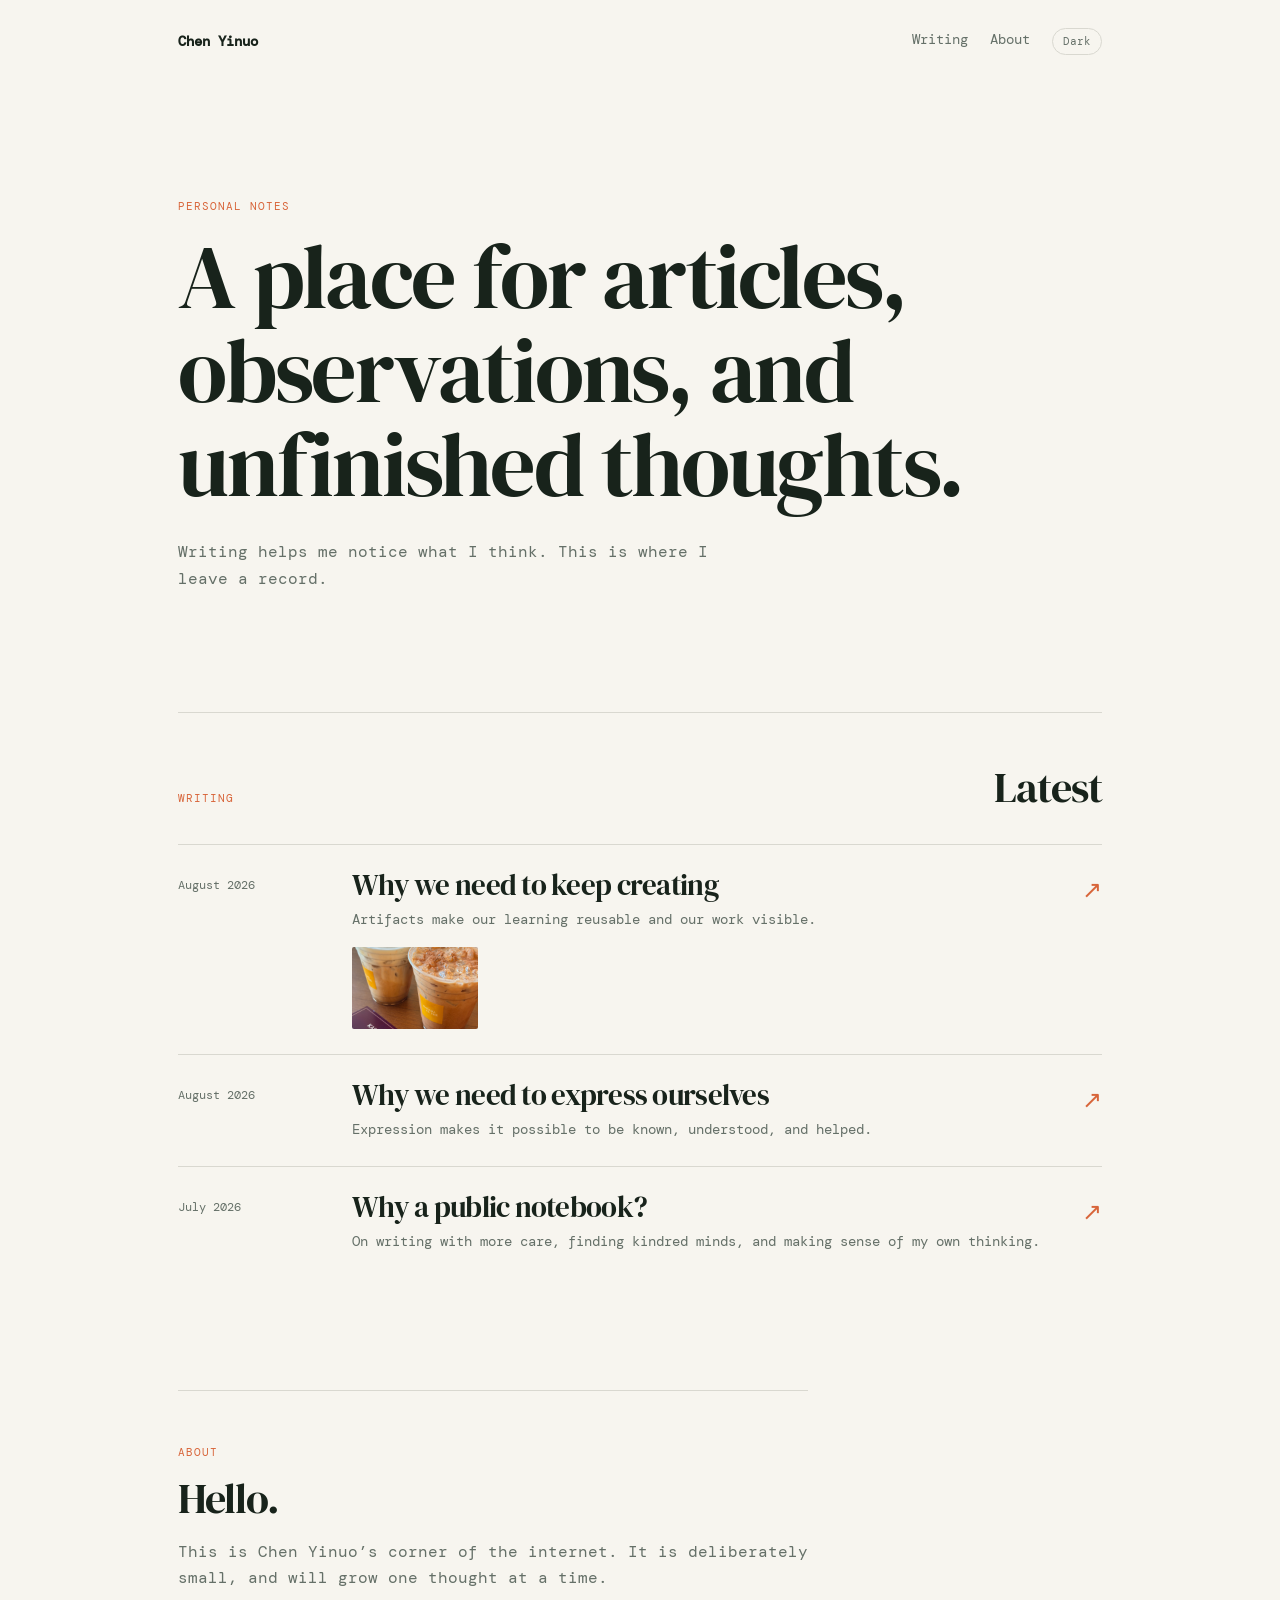
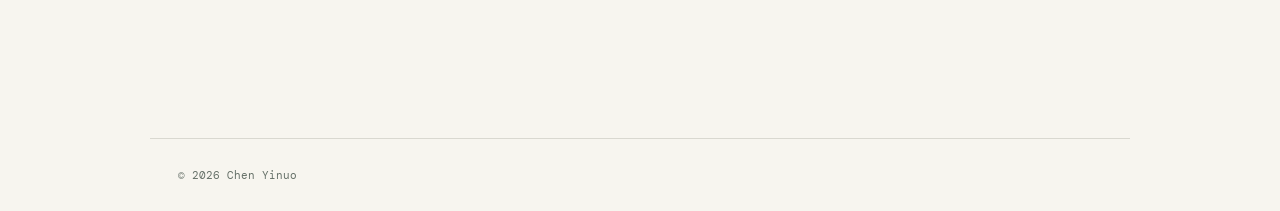
<file: index.html>
<!doctype html>
<html lang="en">
  <head>
    <meta charset="UTF-8" />
    <meta name="viewport" content="width=device-width, initial-scale=1.0" />
    <meta
      name="description"
      content="A personal collection of articles and thoughts."
    />
    <meta name="color-scheme" content="light dark" />
    <title>Notes — Chen Yinuo</title>
    <link rel="preconnect" href="https://fonts.googleapis.com" />
    <link rel="preconnect" href="https://fonts.gstatic.com" crossorigin />
    <link
      href="https://fonts.googleapis.com/css2?family=DM+Mono&family=DM+Serif+Display:ital@0;1&display=swap"
      rel="stylesheet"
    />
    <link rel="stylesheet" href="styles.css?v=2" />
  </head>
  <body>
    <header class="site-header">
      <a class="site-name" href="/">Chen Yinuo</a>
      <nav aria-label="Main navigation">
        <a href="#writing">Writing</a>
        <a href="#about">About</a>
        <button class="theme-toggle" type="button" aria-label="Switch to dark mode">Dark</button>
      </nav>
    </header>

    <main>
      <section class="intro" aria-labelledby="page-title">
        <p class="eyebrow">Personal notes</p>
        <h1 id="page-title">A place for articles, observations, and unfinished thoughts.</h1>
        <p class="lede">Writing helps me notice what I think. This is where I leave a record.</p>
      </section>

      <section class="writing" id="writing" aria-labelledby="writing-title">
        <div class="section-heading">
          <p class="eyebrow">Writing</p>
          <h2 id="writing-title">Latest</h2>
        </div>
        <article class="post">
          <p class="post-date">August 2026</p>
          <div>
            <h3><a href="posts/why-we-need-to-keep-creating.html">Why we need to keep creating</a></h3>
            <p>Artifacts make our learning reusable and our work visible.</p>
            <a href="posts/why-we-need-to-keep-creating.html" aria-label="Read Why we need to keep creating">
              <img class="post-image" src="images/coffee-at-kasama.jpg" alt="Two iced coffee drinks on a wooden table at Kasama Cafe" />
            </a>
          </div>
          <a class="arrow" href="posts/why-we-need-to-keep-creating.html" aria-label="Read Why we need to keep creating">↗</a>
        </article>
        <article class="post">
          <p class="post-date">August 2026</p>
          <div>
            <h3><a href="posts/why-we-need-to-express-ourselves.html">Why we need to express ourselves</a></h3>
            <p>Expression makes it possible to be known, understood, and helped.</p>
          </div>
          <a class="arrow" href="posts/why-we-need-to-express-ourselves.html" aria-label="Read Why we need to express ourselves">↗</a>
        </article>
        <article class="post">
          <p class="post-date">July 2026</p>
          <div>
            <h3><a href="posts/first-note.html">Why a public notebook?</a></h3>
            <p>On writing with more care, finding kindred minds, and making sense of my own thinking.</p>
          </div>
          <a class="arrow" href="posts/first-note.html" aria-label="Read Why a public notebook?">↗</a>
        </article>
      </section>

      <section class="about" id="about" aria-labelledby="about-title">
        <p class="eyebrow">About</p>
        <h2 id="about-title">Hello.</h2>
        <p>This is Chen Yinuo’s corner of the internet. It is deliberately small, and will grow one thought at a time.</p>
      </section>
    </main>

    <footer>© 2026 Chen Yinuo</footer>
    <script src="theme.js?v=2"></script>
  </body>
</html>
</file>
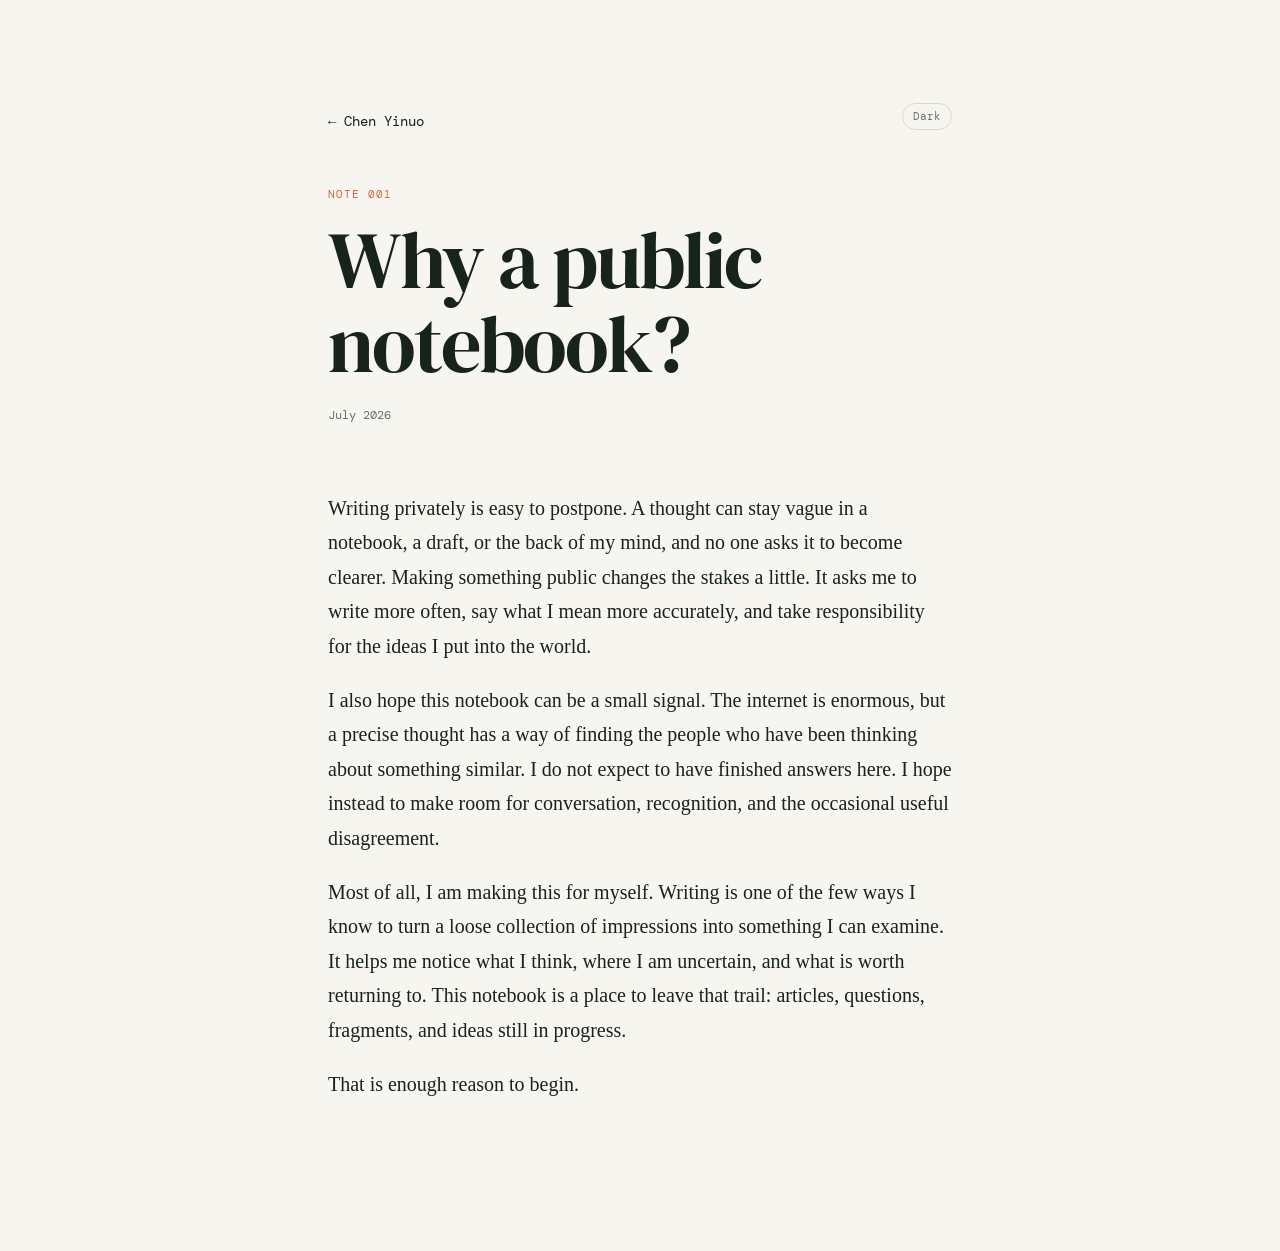
<file: posts/first-note.html>
<!doctype html>
<html lang="en">
  <head>
    <meta charset="UTF-8" />
    <meta name="viewport" content="width=device-width, initial-scale=1.0" />
    <meta name="color-scheme" content="light dark" />
    <title>Why a public notebook? — Chen Yinuo</title>
    <link rel="preconnect" href="https://fonts.googleapis.com" />
    <link rel="preconnect" href="https://fonts.gstatic.com" crossorigin />
    <link href="https://fonts.googleapis.com/css2?family=DM+Mono&family=DM+Serif+Display:ital@0;1&display=swap" rel="stylesheet" />
    <link rel="stylesheet" href="../styles.css?v=2" />
    <style>
      .article { max-width: 680px; padding: 110px 28px 130px; }
      .article h1 { font-size: clamp(3rem, 7vw, 5rem); margin-bottom: 20px; }
      .article .date { color: var(--muted); font-size: 12px; }
      .article .body { font-family: Georgia, serif; font-size: 20px; line-height: 1.72; margin-top: 65px; }
      .article .back { display: inline-block; margin-bottom: 52px; text-decoration: none; }
      @media (max-width: 600px) { .article { padding-inline: 20px; } }
    </style>
  </head>
  <body>
    <main class="article">
      <a class="back" href="../index.html">← Chen Yinuo</a>
      <button class="theme-toggle article-toggle" type="button" aria-label="Switch to dark mode">Dark</button>
      <p class="eyebrow">Note 001</p>
      <h1>Why a public notebook?</h1>
      <p class="date">July 2026</p>
      <div class="body">
        <p>Writing privately is easy to postpone. A thought can stay vague in a notebook, a draft, or the back of my mind, and no one asks it to become clearer. Making something public changes the stakes a little. It asks me to write more often, say what I mean more accurately, and take responsibility for the ideas I put into the world.</p>
        <p>I also hope this notebook can be a small signal. The internet is enormous, but a precise thought has a way of finding the people who have been thinking about something similar. I do not expect to have finished answers here. I hope instead to make room for conversation, recognition, and the occasional useful disagreement.</p>
        <p>Most of all, I am making this for myself. Writing is one of the few ways I know to turn a loose collection of impressions into something I can examine. It helps me notice what I think, where I am uncertain, and what is worth returning to. This notebook is a place to leave that trail: articles, questions, fragments, and ideas still in progress.</p>
        <p>That is enough reason to begin.</p>
      </div>
    </main>
    <script src="../theme.js?v=2"></script>
  </body>
</html>
</file>
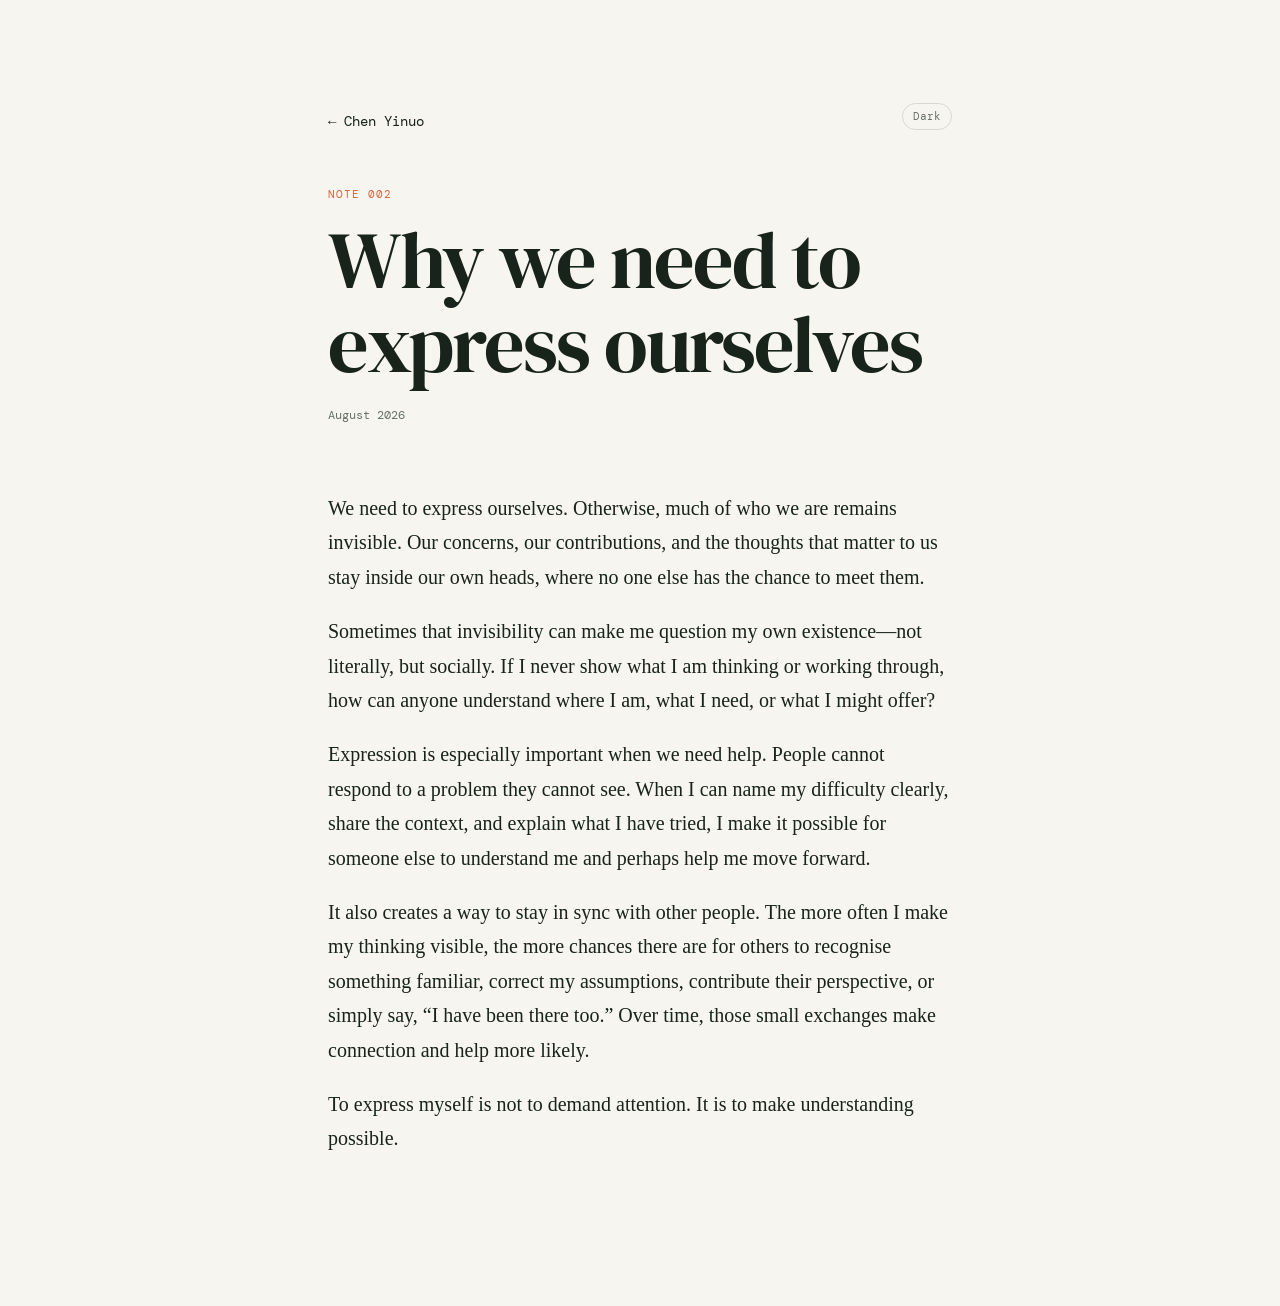
<file: posts/why-we-need-to-express-ourselves.html>
<!doctype html>
<html lang="en">
  <head>
    <meta charset="UTF-8" />
    <meta name="viewport" content="width=device-width, initial-scale=1.0" />
    <meta name="color-scheme" content="light dark" />
    <meta name="description" content="On why expression helps us be known, understood, and supported." />
    <title>Why we need to express ourselves — Chen Yinuo</title>
    <link rel="preconnect" href="https://fonts.googleapis.com" />
    <link rel="preconnect" href="https://fonts.gstatic.com" crossorigin />
    <link href="https://fonts.googleapis.com/css2?family=DM+Mono&family=DM+Serif+Display:ital@0;1&display=swap" rel="stylesheet" />
    <link rel="stylesheet" href="../styles.css?v=2" />
    <style>
      .article { max-width: 680px; padding: 110px 28px 130px; }
      .article h1 { font-size: clamp(3rem, 7vw, 5rem); margin-bottom: 20px; }
      .article .date { color: var(--muted); font-size: 12px; }
      .article .body { font-family: Georgia, serif; font-size: 20px; line-height: 1.72; margin-top: 65px; }
      .article .back { display: inline-block; margin-bottom: 52px; text-decoration: none; }
      @media (max-width: 600px) { .article { padding-inline: 20px; } }
    </style>
  </head>
  <body>
    <main class="article">
      <a class="back" href="../index.html">← Chen Yinuo</a>
      <button class="theme-toggle article-toggle" type="button" aria-label="Switch to dark mode">Dark</button>
      <p class="eyebrow">Note 002</p>
      <h1>Why we need to express ourselves</h1>
      <p class="date">August 2026</p>
      <div class="body">
        <p>We need to express ourselves. Otherwise, much of who we are remains invisible. Our concerns, our contributions, and the thoughts that matter to us stay inside our own heads, where no one else has the chance to meet them.</p>
        <p>Sometimes that invisibility can make me question my own existence—not literally, but socially. If I never show what I am thinking or working through, how can anyone understand where I am, what I need, or what I might offer?</p>
        <p>Expression is especially important when we need help. People cannot respond to a problem they cannot see. When I can name my difficulty clearly, share the context, and explain what I have tried, I make it possible for someone else to understand me and perhaps help me move forward.</p>
        <p>It also creates a way to stay in sync with other people. The more often I make my thinking visible, the more chances there are for others to recognise something familiar, correct my assumptions, contribute their perspective, or simply say, “I have been there too.” Over time, those small exchanges make connection and help more likely.</p>
        <p>To express myself is not to demand attention. It is to make understanding possible.</p>
      </div>
    </main>
    <script src="../theme.js?v=2"></script>
  </body>
</html>
</file>
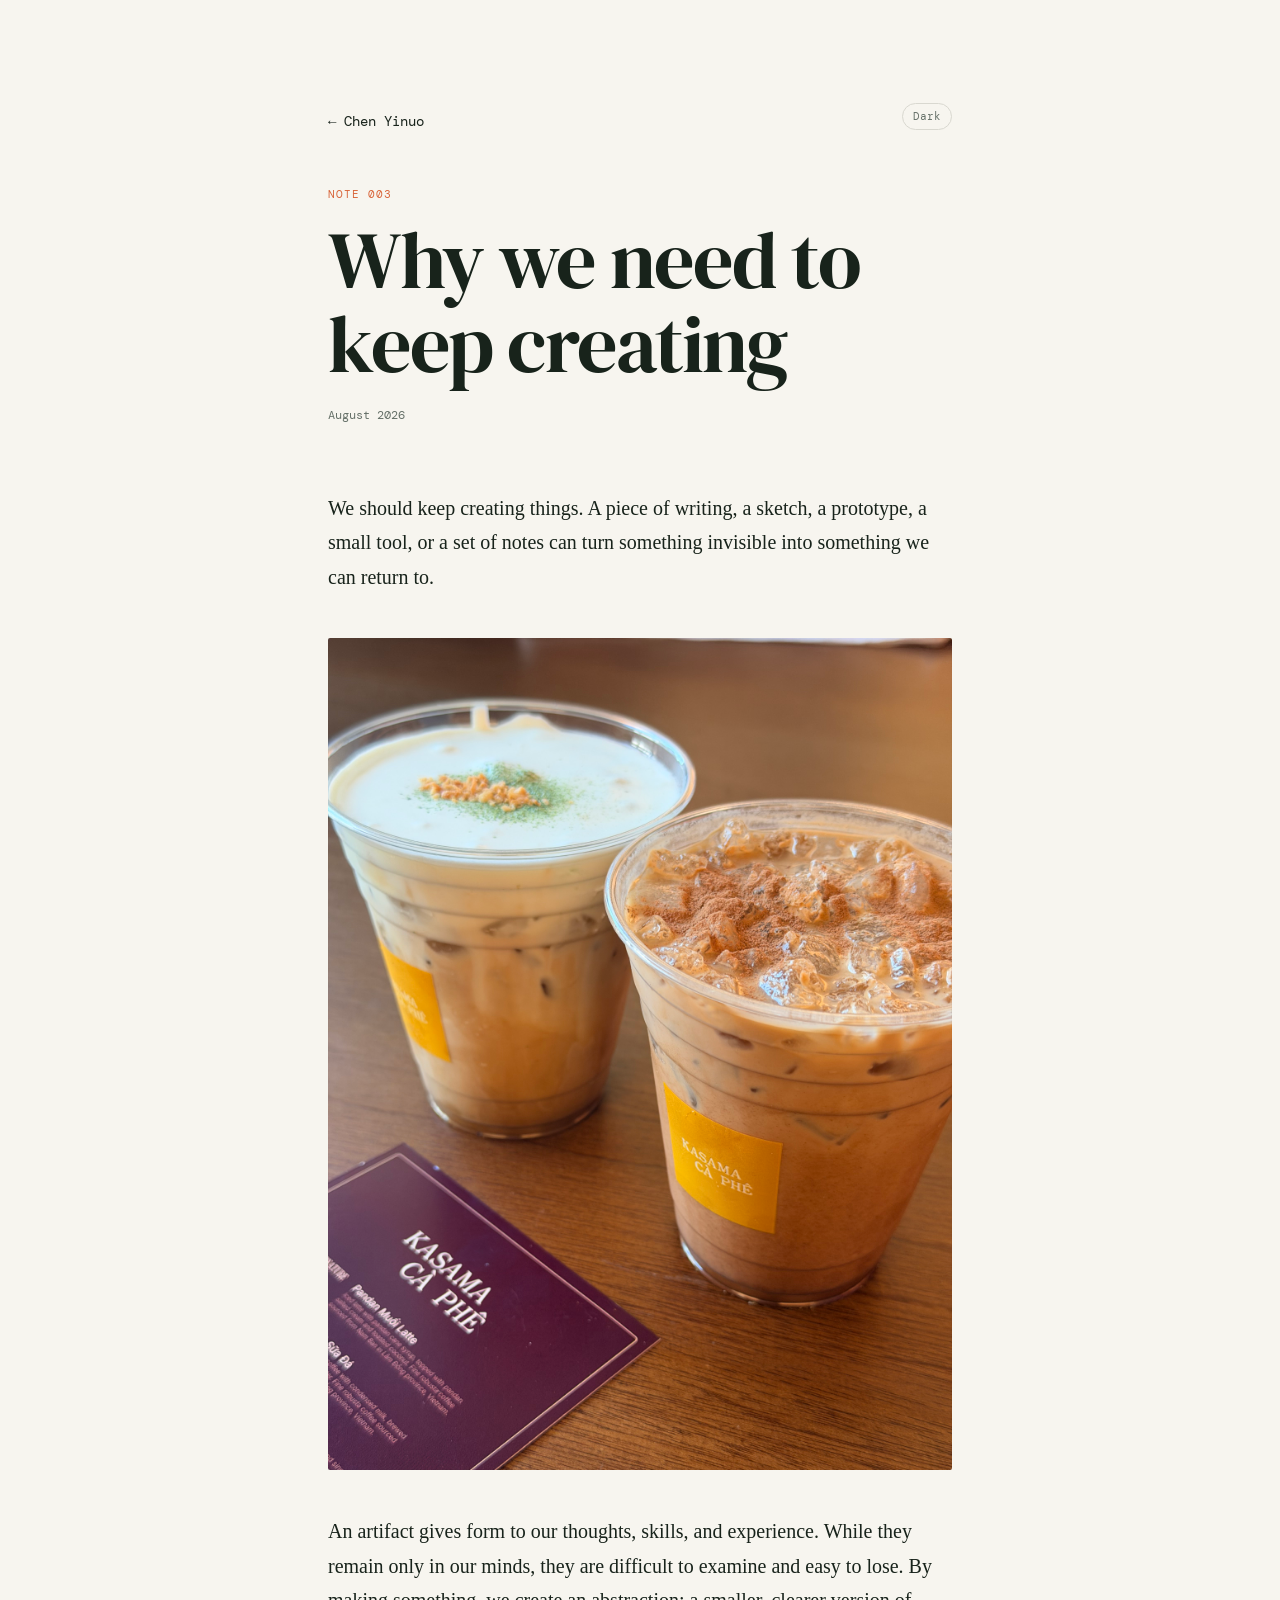
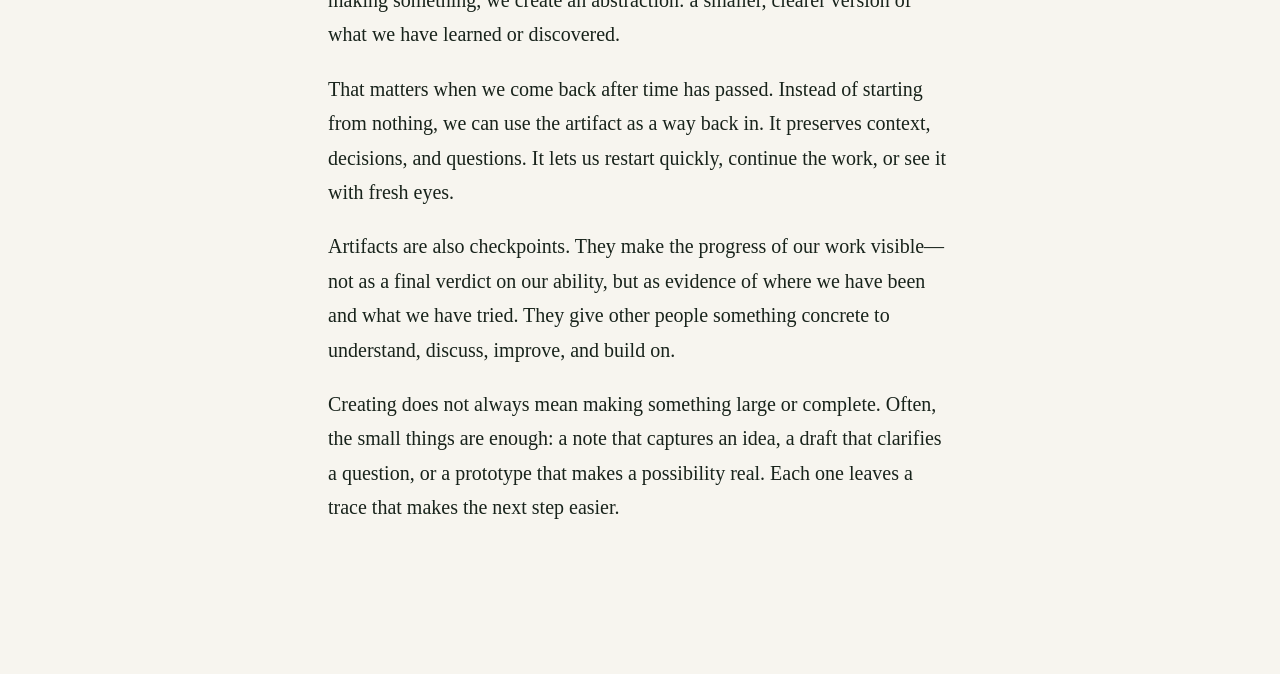
<file: posts/why-we-need-to-keep-creating.html>
<!doctype html>
<html lang="en">
  <head>
    <meta charset="UTF-8" />
    <meta name="viewport" content="width=device-width, initial-scale=1.0" />
    <meta name="color-scheme" content="light dark" />
    <meta name="description" content="On making artifacts that preserve learning and show the work." />
    <title>Why we need to keep creating — Chen Yinuo</title>
    <link rel="preconnect" href="https://fonts.googleapis.com" />
    <link rel="preconnect" href="https://fonts.gstatic.com" crossorigin />
    <link href="https://fonts.googleapis.com/css2?family=DM+Mono&family=DM+Serif+Display:ital@0;1&display=swap" rel="stylesheet" />
    <link rel="stylesheet" href="../styles.css?v=2" />
    <style>
      .article { max-width: 680px; padding: 110px 28px 130px; }
      .article h1 { font-size: clamp(3rem, 7vw, 5rem); margin-bottom: 20px; }
      .article .date { color: var(--muted); font-size: 12px; }
      .article .body { font-family: Georgia, serif; font-size: 20px; line-height: 1.72; margin-top: 65px; }
      .article .back { display: inline-block; margin-bottom: 52px; text-decoration: none; }
      .article-image { margin: 44px 0; }
      .article-image img { border-radius: 2px; display: block; height: auto; max-width: 100%; }
      @media (max-width: 600px) { .article { padding-inline: 20px; } }
    </style>
  </head>
  <body>
    <main class="article">
      <a class="back" href="../index.html">← Chen Yinuo</a>
      <button class="theme-toggle article-toggle" type="button" aria-label="Switch to dark mode">Dark</button>
      <p class="eyebrow">Note 003</p>
      <h1>Why we need to keep creating</h1>
      <p class="date">August 2026</p>
      <div class="body">
        <p>We should keep creating things. A piece of writing, a sketch, a prototype, a small tool, or a set of notes can turn something invisible into something we can return to.</p>
        <figure class="article-image">
          <img src="../images/coffee-at-kasama.jpg" alt="Two iced coffee drinks on a wooden table at Kasama Cafe" />
        </figure>
        <p>An artifact gives form to our thoughts, skills, and experience. While they remain only in our minds, they are difficult to examine and easy to lose. By making something, we create an abstraction: a smaller, clearer version of what we have learned or discovered.</p>
        <p>That matters when we come back after time has passed. Instead of starting from nothing, we can use the artifact as a way back in. It preserves context, decisions, and questions. It lets us restart quickly, continue the work, or see it with fresh eyes.</p>
        <p>Artifacts are also checkpoints. They make the progress of our work visible—not as a final verdict on our ability, but as evidence of where we have been and what we have tried. They give other people something concrete to understand, discuss, improve, and build on.</p>
        <p>Creating does not always mean making something large or complete. Often, the small things are enough: a note that captures an idea, a draft that clarifies a question, or a prototype that makes a possibility real. Each one leaves a trace that makes the next step easier.</p>
      </div>
    </main>
    <script src="../theme.js?v=2"></script>
  </body>
</html>
</file>
<file: styles.css>
:root {
  --ink: #18231b;
  --muted: #657068;
  --paper: #f7f5ef;
  --line: #d9d8d0;
  --accent: #d8653a;
}

@media (prefers-color-scheme: dark) {
  :root:not([data-theme="light"]) {
    --ink: #e9ede5;
    --muted: #abb4aa;
    --paper: #182019;
    --line: #3c473e;
    --accent: #ff9b70;
  }
}

:root[data-theme="dark"] {
  --ink: #e9ede5;
  --muted: #abb4aa;
  --paper: #182019;
  --line: #3c473e;
  --accent: #ff9b70;
}

* { box-sizing: border-box; }
html { scroll-behavior: smooth; }
body {
  margin: 0;
  color: var(--ink);
  background: var(--paper);
  font-family: "DM Mono", monospace;
  font-size: 14px;
  line-height: 1.65;
}
a { color: inherit; }
.site-header, main, footer { max-width: 980px; margin: 0 auto; padding-inline: 28px; }
.site-header {
  display: flex;
  justify-content: space-between;
  align-items: center;
  padding-top: 28px;
}
.site-name { font-weight: 700; text-decoration: none; }
nav { display: flex; gap: 22px; }
nav a { color: var(--muted); text-decoration: none; }
nav a:hover, .post h3 a:hover { color: var(--accent); }
.theme-toggle {
  appearance: none;
  background: transparent;
  border: 1px solid var(--line);
  border-radius: 999px;
  color: var(--muted);
  cursor: pointer;
  font: inherit;
  font-size: 11px;
  line-height: 1;
  padding: 7px 10px;
}
.theme-toggle:hover { border-color: var(--accent); color: var(--accent); }
.article-toggle { float: right; margin-top: -7px; }
.intro { max-width: 790px; padding: 142px 0 120px; }
.eyebrow { color: var(--accent); font-size: 11px; letter-spacing: .09em; margin: 0 0 15px; text-transform: uppercase; }
h1, h2, h3 { font-family: "DM Serif Display", Georgia, serif; font-weight: 400; letter-spacing: -.025em; line-height: 1.05; }
h1 { font-size: clamp(3.1rem, 7vw, 5.6rem); margin: 0; }
h2 { font-size: 2.65rem; margin: 0; }
.lede { color: var(--muted); font-size: 16px; margin: 27px 0 0; max-width: 530px; }
.writing { border-top: 1px solid var(--line); padding: 52px 0 112px; }
.section-heading { display: flex; align-items: baseline; justify-content: space-between; margin-bottom: 22px; }
.post { align-items: start; border-top: 1px solid var(--line); display: grid; gap: 24px; grid-template-columns: 150px 1fr auto; padding: 25px 0; }
.post-date { color: var(--muted); font-size: 12px; margin: 6px 0 0; }
.post h3 { font-size: 1.8rem; margin: 0 0 8px; }
.post h3 a { text-decoration: none; }
.post div p { color: var(--muted); margin: 0; }
.post-image { border-radius: 2px; display: block; height: 82px; margin-top: 15px; object-fit: cover; width: 126px; }
.arrow { color: var(--accent); font-size: 24px; text-decoration: none; }
.about { border-top: 1px solid var(--line); max-width: 630px; padding: 52px 0 130px; }
.about h2 { margin-bottom: 18px; }
.about > p:last-child { color: var(--muted); font-size: 16px; }
footer { border-top: 1px solid var(--line); color: var(--muted); font-size: 11px; padding-block: 27px; }
@media (max-width: 600px) {
  .site-header, main, footer { padding-inline: 20px; }
  .intro { padding: 105px 0 90px; }
  .post { gap: 9px; grid-template-columns: 1fr auto; }
  .post-date { grid-column: 1 / -1; }
}
</file>
